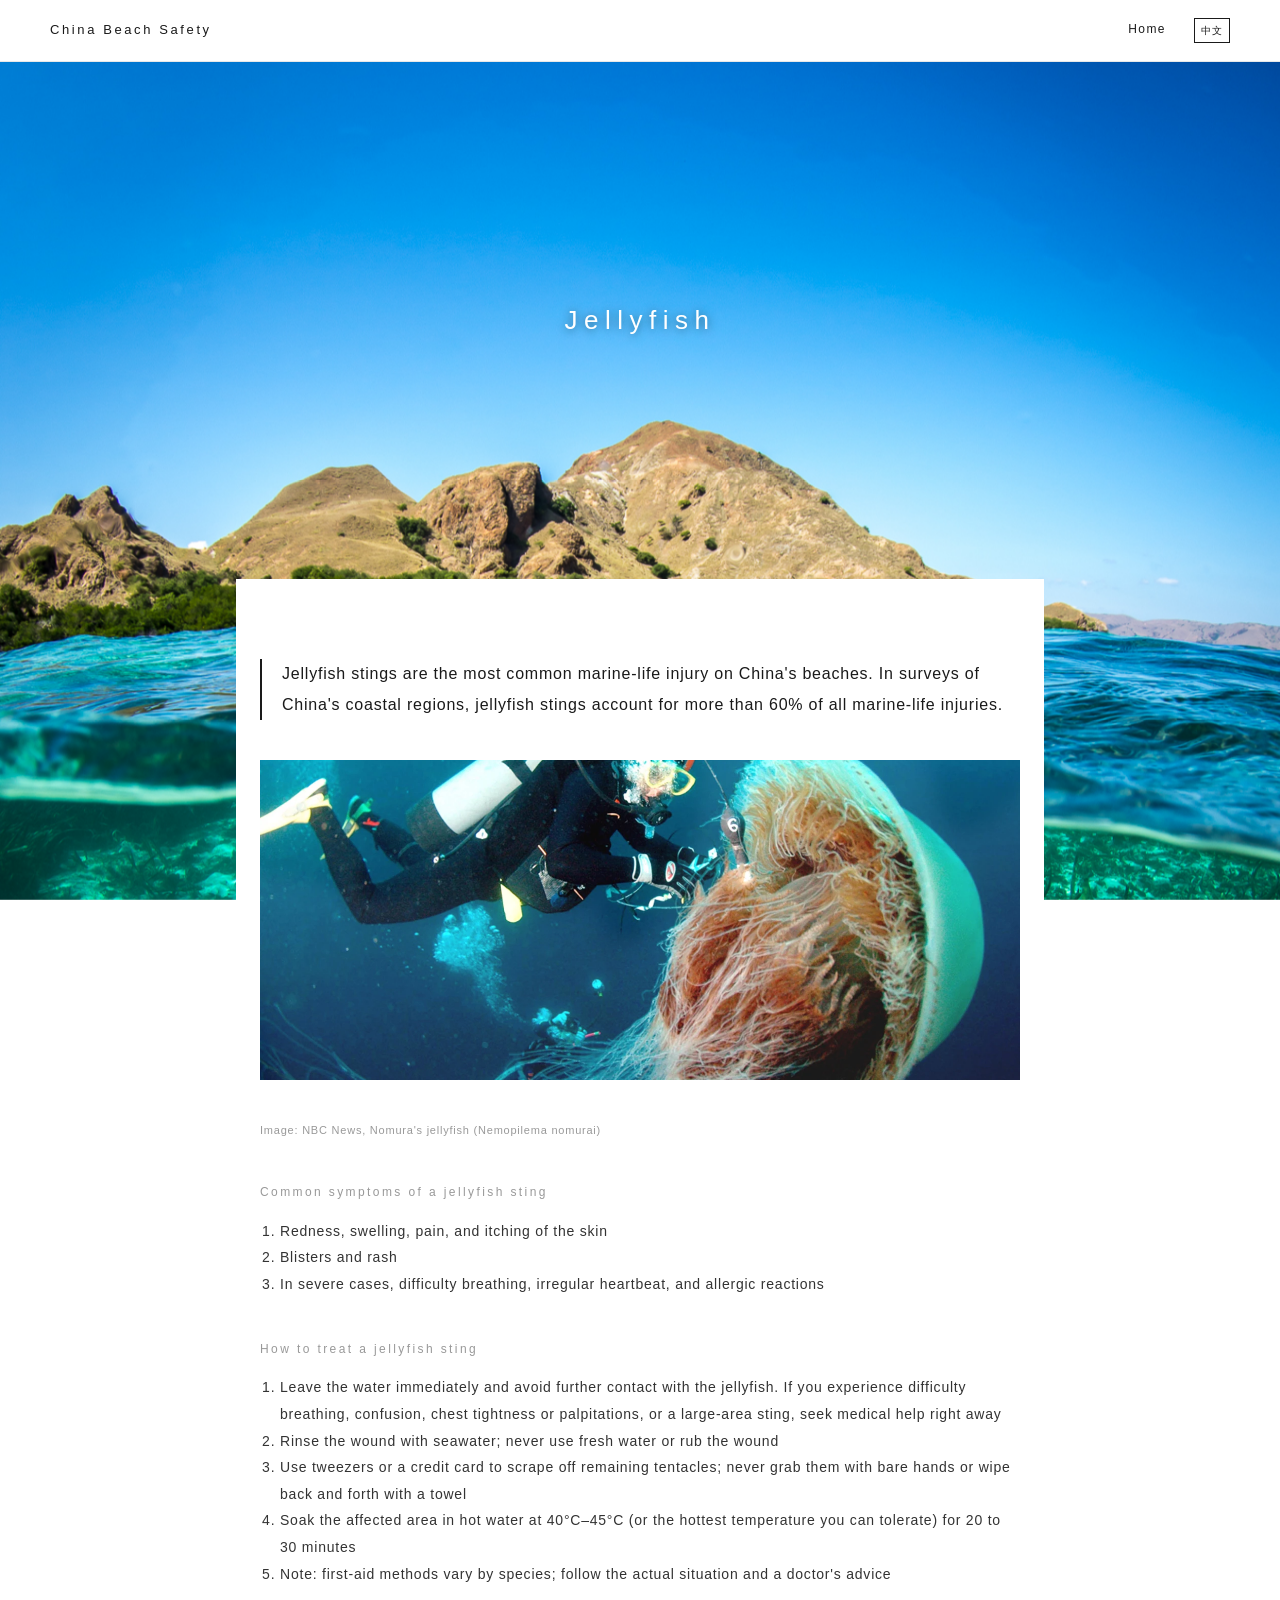
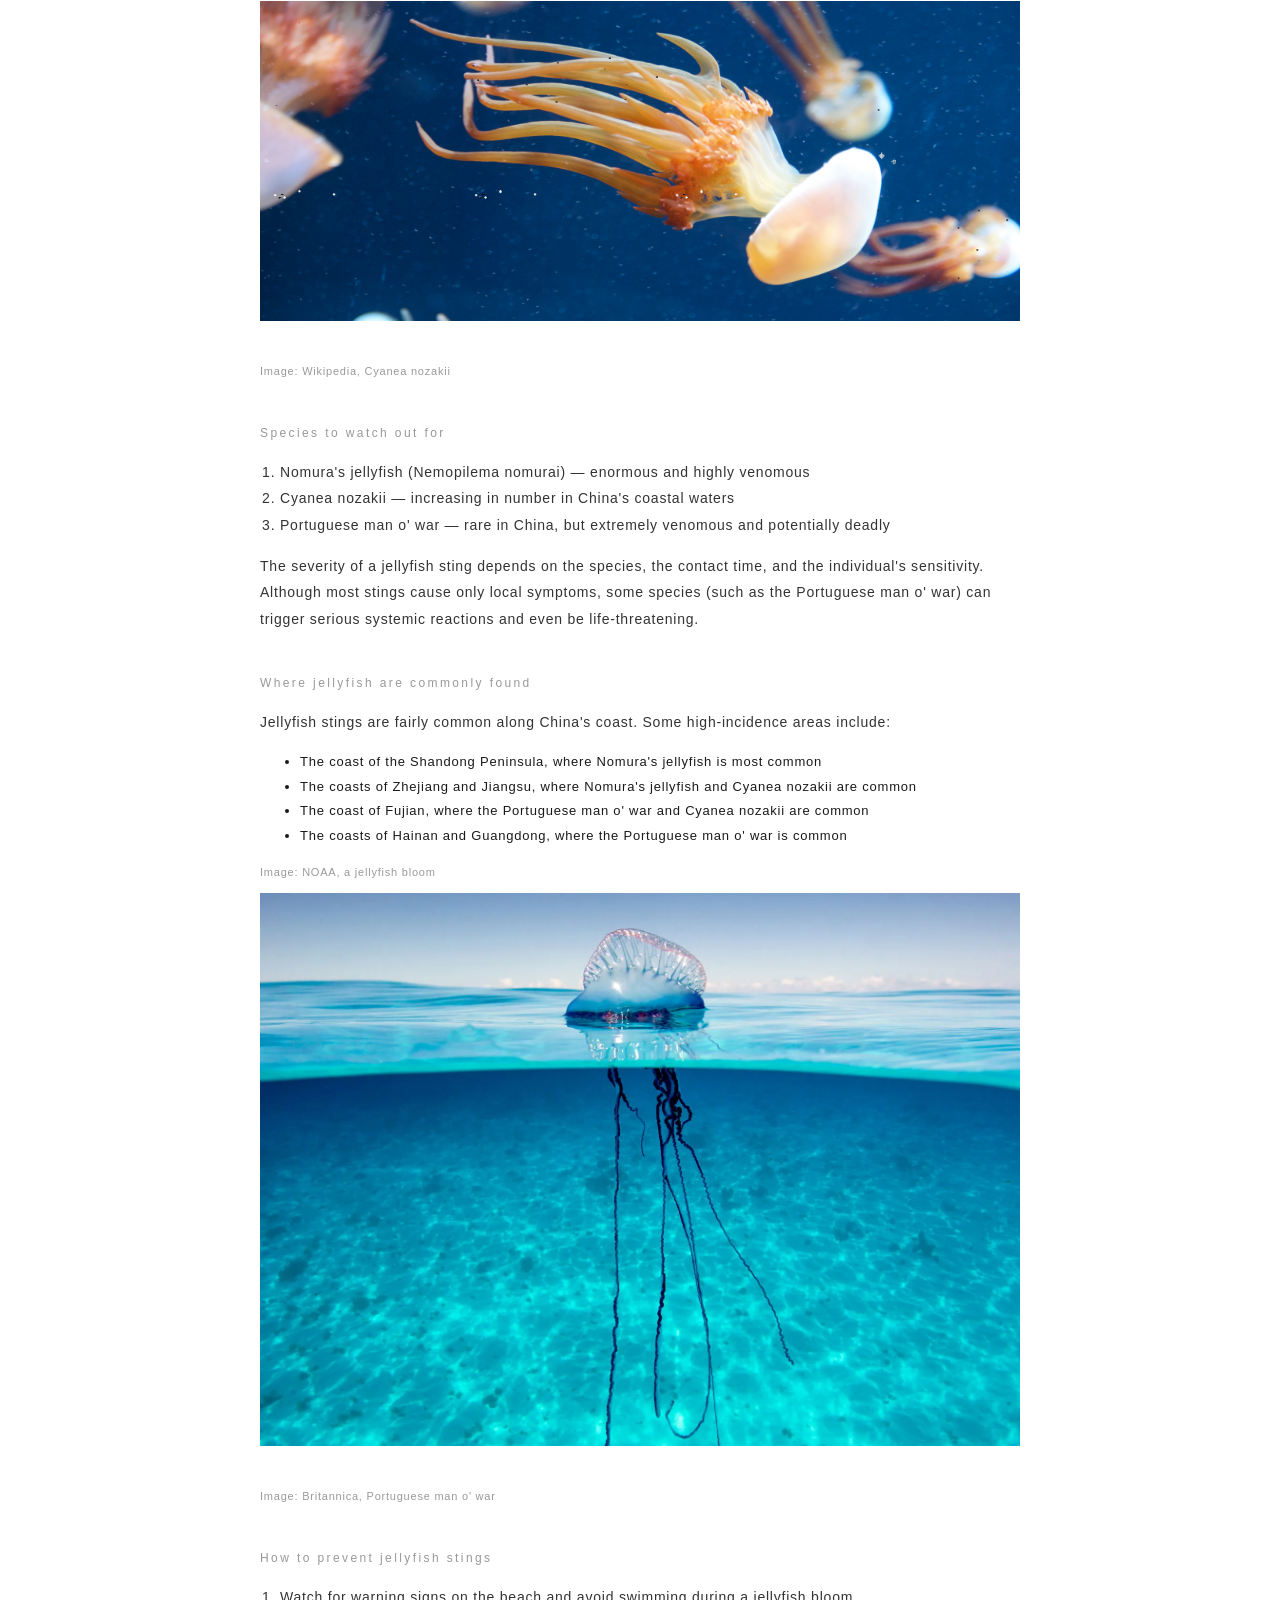
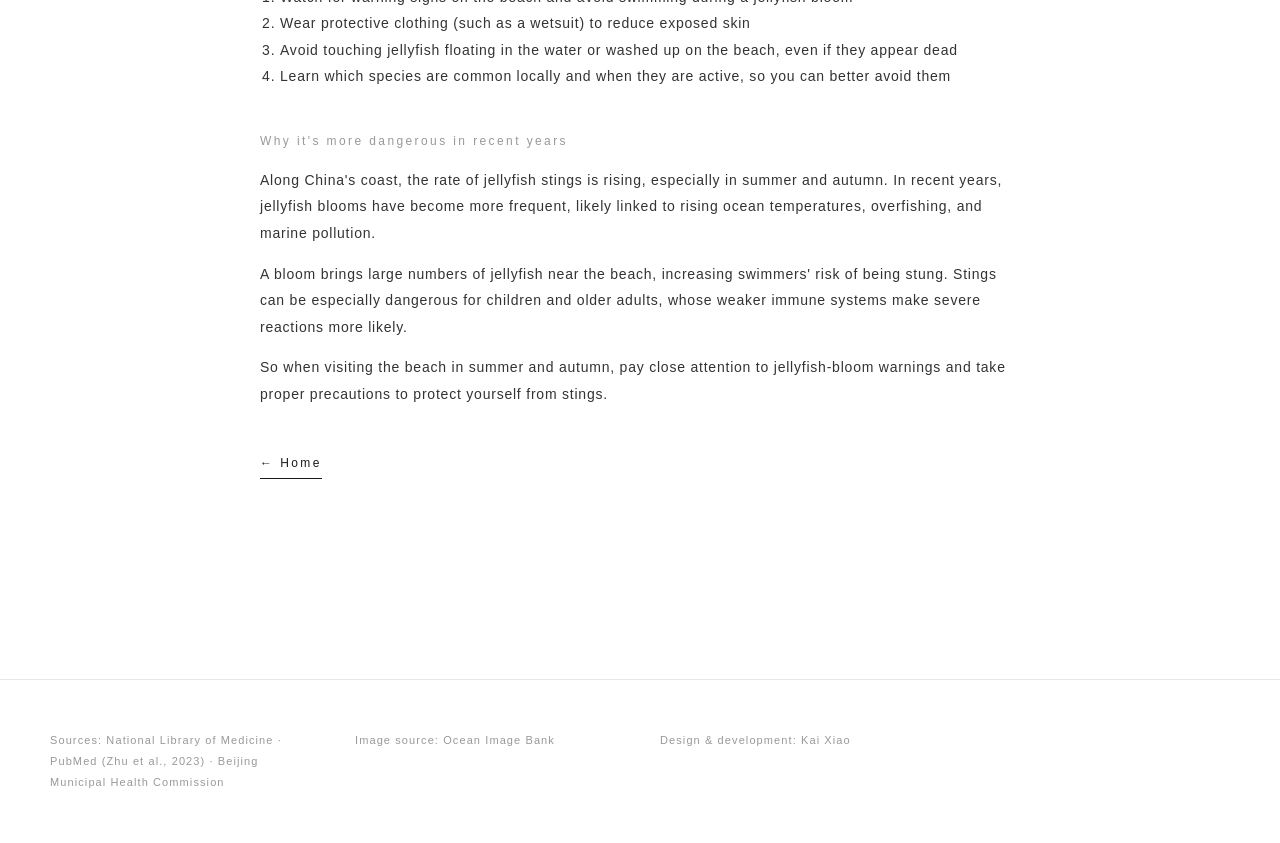
<file: jellyfish-en.html>
<!DOCTYPE html>
<html lang="en">
<head>
  <meta charset="UTF-8" />
  <meta name="viewport" content="width=device-width, initial-scale=1.0" />
  <title>Jellyfish · China Beach Safety</title>
  <link rel="icon" href="data:image/svg+xml,<svg xmlns=%22http://www.w3.org/2000/svg%22 viewBox=%220 0 100 100%22><text y=%22.9em%22 font-size=%2290%22>🛟</text></svg>" />
  <link rel="stylesheet" href="style.css" />
</head>
<body class="subpage">

  <nav>
    <span class="brand">China Beach Safety</span>
    <div class="nav-links">
      <a href="index-en.html">Home</a>
      <a href="jellyfish.html" class="lang-switch">中文</a>
    </div>
  </nav>

  <header class="hero">
    <h1>Jellyfish</h1>
  </header>

  <main>

    <p class="lead">Jellyfish stings are the most common marine-life injury on China's beaches. In surveys of China's coastal regions, jellyfish stings account for more than 60% of all marine-life injuries.</p>

    <div class="image-slot">
      <img src="nomura2.webp" style="height: 100%" alt="Nomura's jellyfish" />
    </div>
    <p class="chart-note">Image: NBC News, Nomura's jellyfish (Nemopilema nomurai)</p>

    <h3>Common symptoms of a jellyfish sting</h3>
    <ol>
      <li>Redness, swelling, pain, and itching of the skin</li>
      <li>Blisters and rash</li>
      <li>In severe cases, difficulty breathing, irregular heartbeat, and allergic reactions</li>
    </ol>

    <h3>How to treat a jellyfish sting</h3>
    <ol>
      <li>Leave the water immediately and avoid further contact with the jellyfish. If you experience difficulty breathing, confusion, chest tightness or palpitations, or a large-area sting, seek medical help right away</li>
      <li>Rinse the wound with seawater; never use fresh water or rub the wound</li>
      <li>Use tweezers or a credit card to scrape off remaining tentacles; never grab them with bare hands or wipe back and forth with a towel</li>
      <li>Soak the affected area in hot water at 40°C–45°C (or the hottest temperature you can tolerate) for 20 to 30 minutes</li>
      <li>Note: first-aid methods vary by species; follow the actual situation and a doctor's advice</li>
    </ol>

    <div class="image-slot">
      <img src="rho1.jpg" alt="Cyanea nozakii" />
    </div>
    <p class="chart-note">Image: Wikipedia, Cyanea nozakii</p>

    <h3>Species to watch out for</h3>
    <ol>
      <li>Nomura's jellyfish (Nemopilema nomurai) — enormous and highly venomous</li>
      <li>Cyanea nozakii — increasing in number in China's coastal waters</li>
      <li>Portuguese man o' war — rare in China, but extremely venomous and potentially deadly</li>
    </ol>
    <p>The severity of a jellyfish sting depends on the species, the contact time, and the individual's sensitivity. Although most stings cause only local symptoms, some species (such as the Portuguese man o' war) can trigger serious systemic reactions and even be life-threatening.</p>

    <h3>Where jellyfish are commonly found</h3>
    <p>Jellyfish stings are fairly common along China's coast. Some high-incidence areas include:</p>
    <ul>
      <li>The coast of the Shandong Peninsula, where Nomura's jellyfish is most common</li>
      <li>The coasts of Zhejiang and Jiangsu, where Nomura's jellyfish and Cyanea nozakii are common</li>
      <li>The coast of Fujian, where the Portuguese man o' war and Cyanea nozakii are common</li>
      <li>The coasts of Hainan and Guangdong, where the Portuguese man o' war is common</li>
    </ul>

    <p class="chart-note">Image: NOAA, a jellyfish bloom</p>
    <div class="image-slot" style="height: 100%">
      <img src="portmow1.webp" alt="Portuguese man o' war" />
    </div>
    <p class="chart-note">Image: Britannica, Portuguese man o' war</p>

    <h3>How to prevent jellyfish stings</h3>
    <ol>
      <li>Watch for warning signs on the beach and avoid swimming during a jellyfish bloom</li>
      <li>Wear protective clothing (such as a wetsuit) to reduce exposed skin</li>
      <li>Avoid touching jellyfish floating in the water or washed up on the beach, even if they appear dead</li>
      <li>Learn which species are common locally and when they are active, so you can better avoid them</li>
    </ol>

    <h3>Why it's more dangerous in recent years</h3>
    <p>Along China's coast, the rate of jellyfish stings is rising, especially in summer and autumn. In recent years, jellyfish blooms have become more frequent, likely linked to rising ocean temperatures, overfishing, and marine pollution.</p>
    <p>A bloom brings large numbers of jellyfish near the beach, increasing swimmers' risk of being stung. Stings can be especially dangerous for children and older adults, whose weaker immune systems make severe reactions more likely.</p>
    <p>So when visiting the beach in summer and autumn, pay close attention to jellyfish-bloom warnings and take proper precautions to protect yourself from stings.</p>

    <a class="more-link" href="index-en.html">← Home</a>
  </main>

  <footer>
    <p>Sources: National Library of Medicine · PubMed (Zhu et al., 2023) · Beijing Municipal Health Commission</p>
    <p>Image source: Ocean Image Bank</p>
    <p>Design & development: Kai Xiao</p>
  </footer>

  <script src="charts/parallax.js"></script>
  <script src="analytics.js"></script>
</body>
</html>
</file>
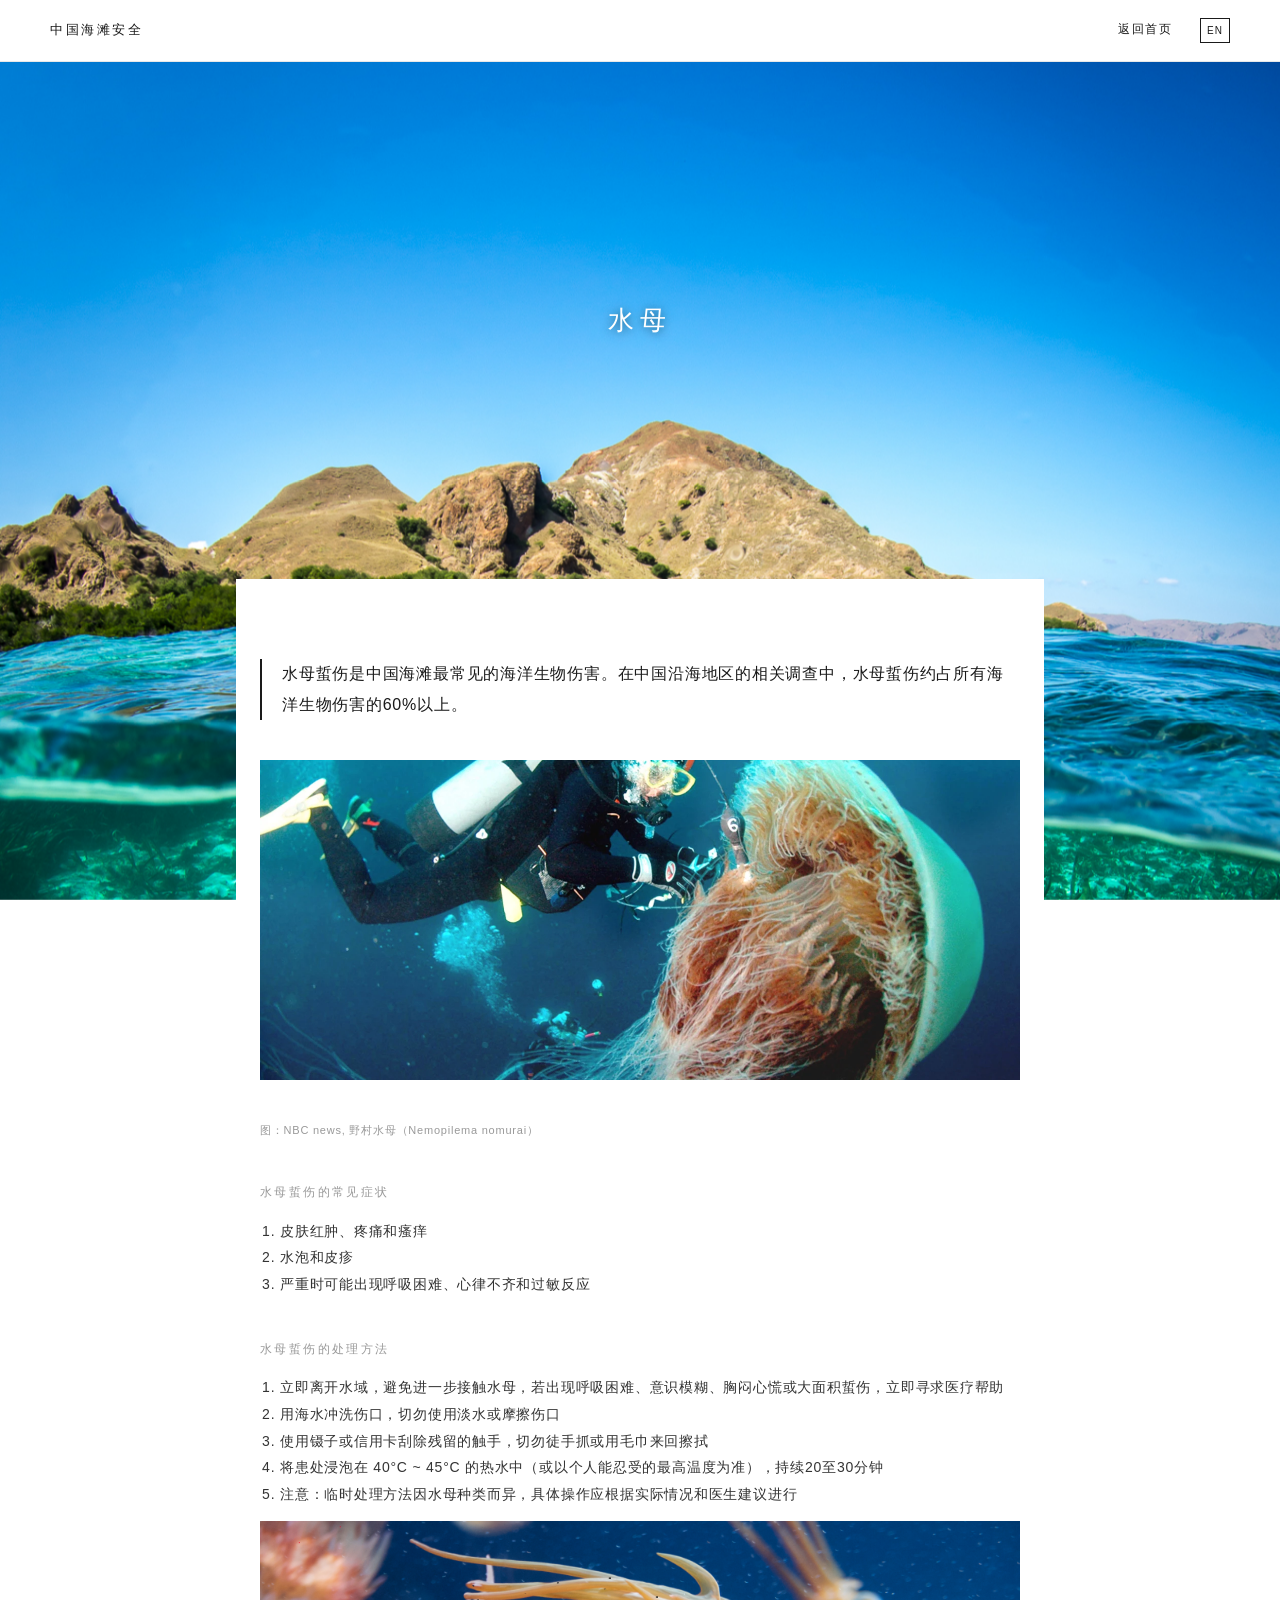
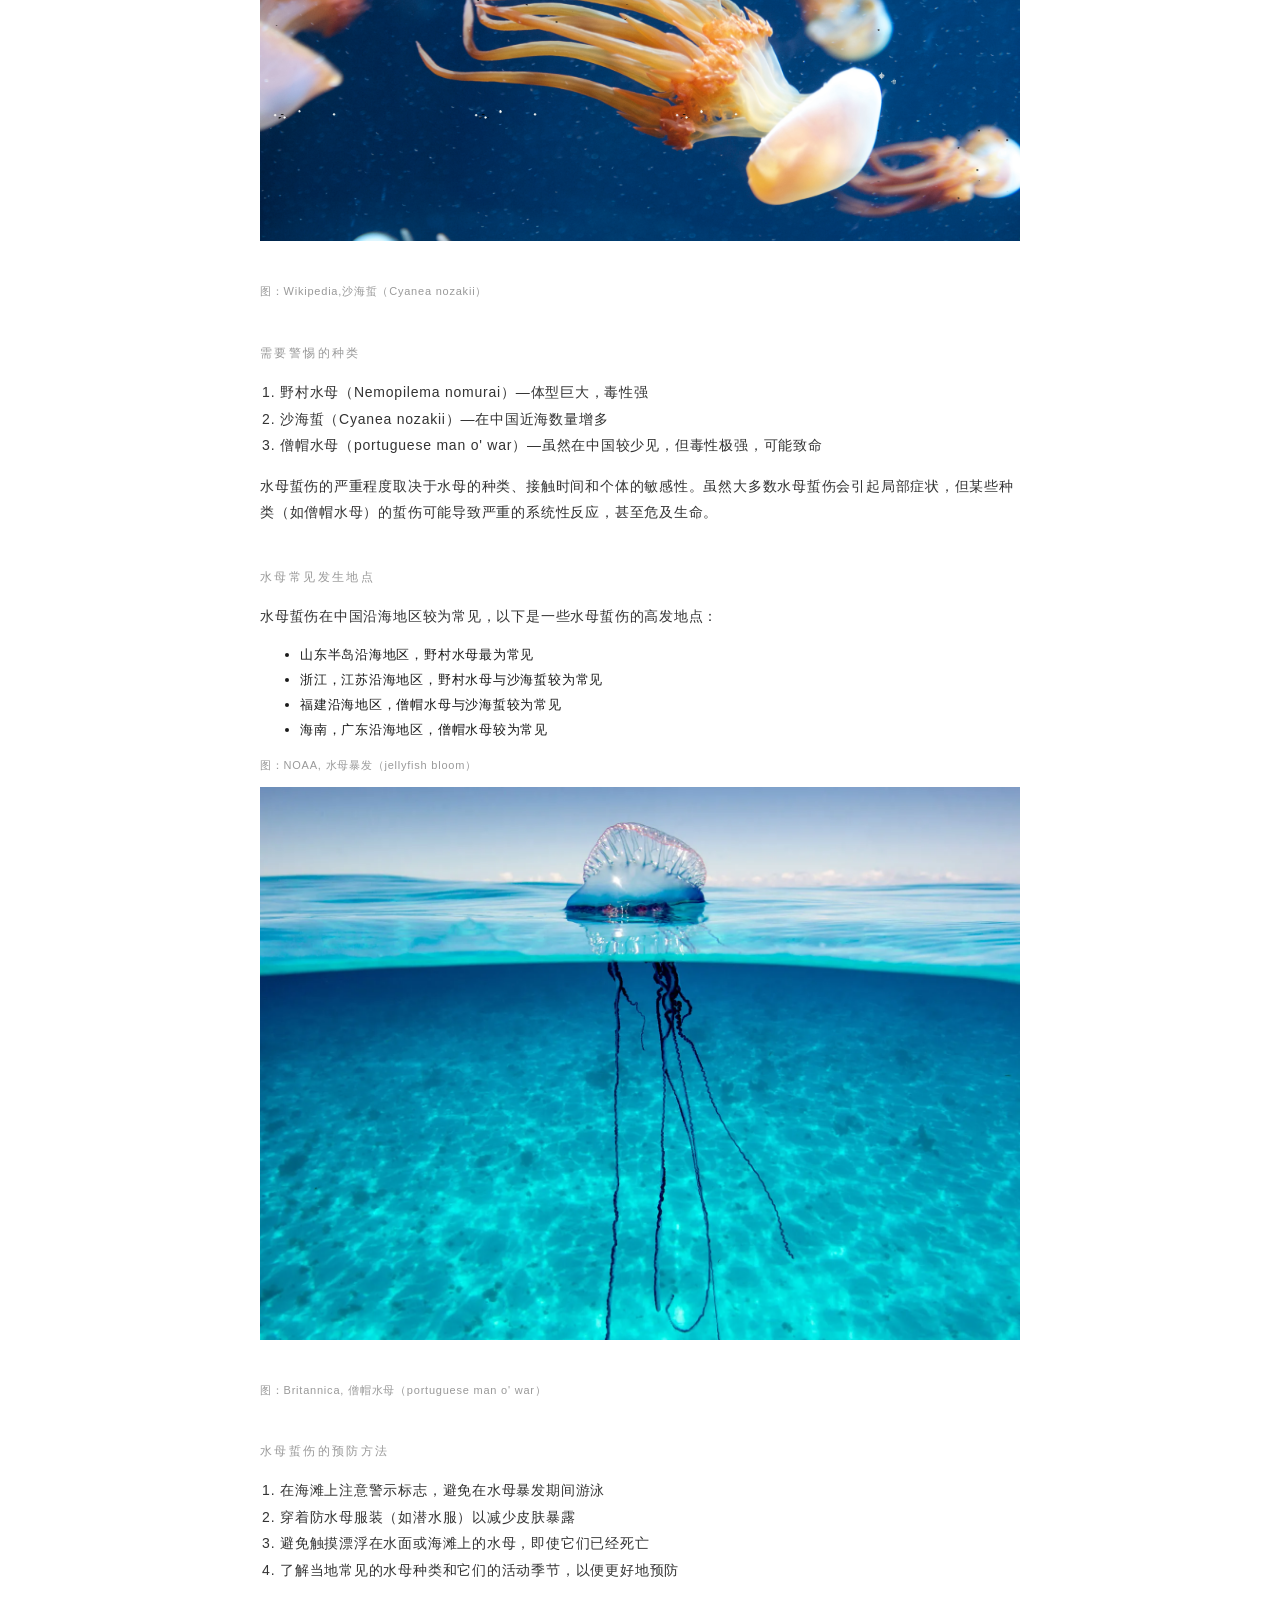
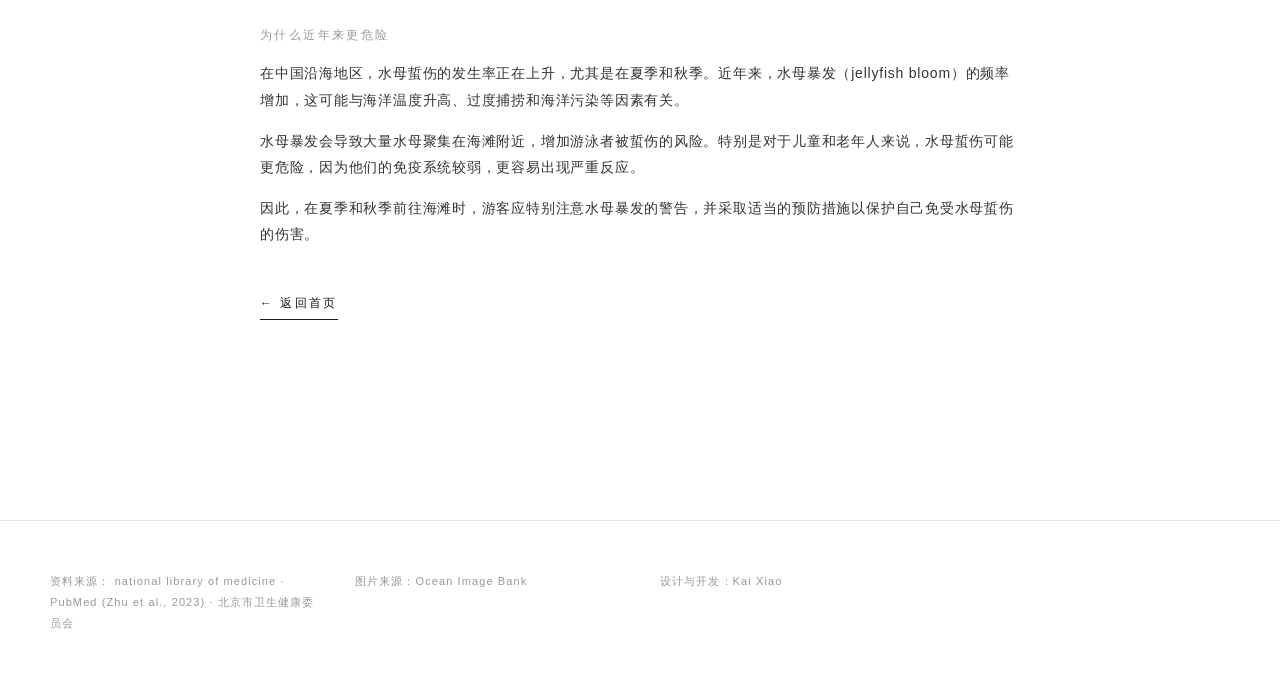
<file: jellyfish.html>
<!DOCTYPE html>
<html lang="zh-CN">
<head>
  <meta charset="UTF-8" />
  <meta name="viewport" content="width=device-width, initial-scale=1.0" />
  <title>水母 · 中国海滩安全</title>
  <link rel="icon" href="data:image/svg+xml,<svg xmlns=%22http://www.w3.org/2000/svg%22 viewBox=%220 0 100 100%22><text y=%22.9em%22 font-size=%2290%22>🛟</text></svg>" />
  <link rel="stylesheet" href="style.css" />
</head>
<body class="subpage">

  <nav>
    <span class="brand">中国海滩安全</span>
    <div class="nav-links">
      <a href="index.html">返回首页</a>
      <a href="jellyfish-en.html" class="lang-switch">EN</a>
    </div>
  </nav>

  <header class="hero">
    <h1>水母</h1>
  </header>

  <main>


    <p class="lead">水母蜇伤是中国海滩最常见的海洋生物伤害。在中国沿海地区的相关调查中，水母蜇伤约占所有海洋生物伤害的60%以上。</p>
<div class="image-slot">
        <img src="nomura2.webp"  style="height: 100%" /> 
        
      </div>
      <p class="chart-note">图：NBC news, 野村水母（Nemopilema nomurai）</p>

    <h3>水母蜇伤的常见症状</h3>
    <ol>
      <li>皮肤红肿、疼痛和瘙痒</li>
      <li>水泡和皮疹</li>
      <li>严重时可能出现呼吸困难、心律不齐和过敏反应</li>
    </ol> 
    <h3>水母蜇伤的处理方法</h3>
  <ol>
      <li>立即离开水域，避免进一步接触水母，若出现呼吸困难、意识模糊、胸闷心慌或大面积蜇伤，立即寻求医疗帮助</li>
      <li>用海水冲洗伤口，切勿使用淡水或摩擦伤口</li>
      <li>使用镊子或信用卡刮除残留的触手，切勿徒手抓或用毛巾来回擦拭</li>
      <li>将患处浸泡在 40°C ~ 45°C 的热水中（或以个人能忍受的最高温度为准），持续20至30分钟</li>
      <li>注意：临时处理方法因水母种类而异，具体操作应根据实际情况和医生建议进行</li>
    </ol>
<div class="image-slot">
        <img src="rho1.jpg"  /> 
        
      </div>
      <p class="chart-note">图：Wikipedia,沙海蜇（Cyanea nozakii）</p>
    <h3>需要警惕的种类</h3>
    <ol>
      <li>野村水母（Nemopilema nomurai）—体型巨大，毒性强</li>
      <li>沙海蜇（Cyanea nozakii）—在中国近海数量增多</li>
      <li>僧帽水母（portuguese man o' war）—虽然在中国较少见，但毒性极强，可能致命</li>
      </li>
    </ol>
    <p>水母蜇伤的严重程度取决于水母的种类、接触时间和个体的敏感性。虽然大多数水母蜇伤会引起局部症状，但某些种类（如僧帽水母）的蜇伤可能导致严重的系统性反应，甚至危及生命。</p>
    
     <h3>水母常见发生地点</h3>
    <p>水母蜇伤在中国沿海地区较为常见，以下是一些水母蜇伤的高发地点：</p>
    <ul>
      <li>山东半岛沿海地区，野村水母最为常见</li>
      <li>浙江，江苏沿海地区，野村水母与沙海蜇较为常见</li>
      <li>福建沿海地区，僧帽水母与沙海蜇较为常见</li>
      <li>海南，广东沿海地区，僧帽水母较为常见</li>
    </ul>

        <p class="chart-note">图：NOAA, 水母暴发（jellyfish bloom）</p>
<div class="image-slot" style="height: 100%" >
        <img src="portmow1.webp" /> 
        
      </div>
      <p class="chart-note">图：Britannica, 僧帽水母（portuguese man o' war）</p>
    
 <h3>水母蜇伤的预防方法</h3>
    <ol>
      <li>在海滩上注意警示标志，避免在水母暴发期间游泳</li>
      <li>穿着防水母服装（如潜水服）以减少皮肤暴露</li>
      <li>避免触摸漂浮在水面或海滩上的水母，即使它们已经死亡</li>
      <li>了解当地常见的水母种类和它们的活动季节，以便更好地预防</li>
    </ol>
    <h3>为什么近年来更危险</h3>
    <p>在中国沿海地区，水母蜇伤的发生率正在上升，尤其是在夏季和秋季。近年来，水母暴发（jellyfish bloom）的频率增加，这可能与海洋温度升高、过度捕捞和海洋污染等因素有关。</p>
      <p>水母暴发会导致大量水母聚集在海滩附近，增加游泳者被蜇伤的风险。特别是对于儿童和老年人来说，水母蜇伤可能更危险，因为他们的免疫系统较弱，更容易出现严重反应。</p>
      <p>因此，在夏季和秋季前往海滩时，游客应特别注意水母暴发的警告，并采取适当的预防措施以保护自己免受水母蜇伤的伤害。</p>
      <a class="more-link" href="index.html">← 返回首页</a>
  </main>

  <footer>
    <p>资料来源： national library of medicine · PubMed (Zhu et al., 2023) · 北京市卫生健康委员会</p>
    <p>图片来源：Ocean Image Bank </p>
    <p>设计与开发：Kai Xiao</p>
  </footer>

  <script src="charts/parallax.js"></script>
  <script src="analytics.js"></script>
</body>
</html>
</file>
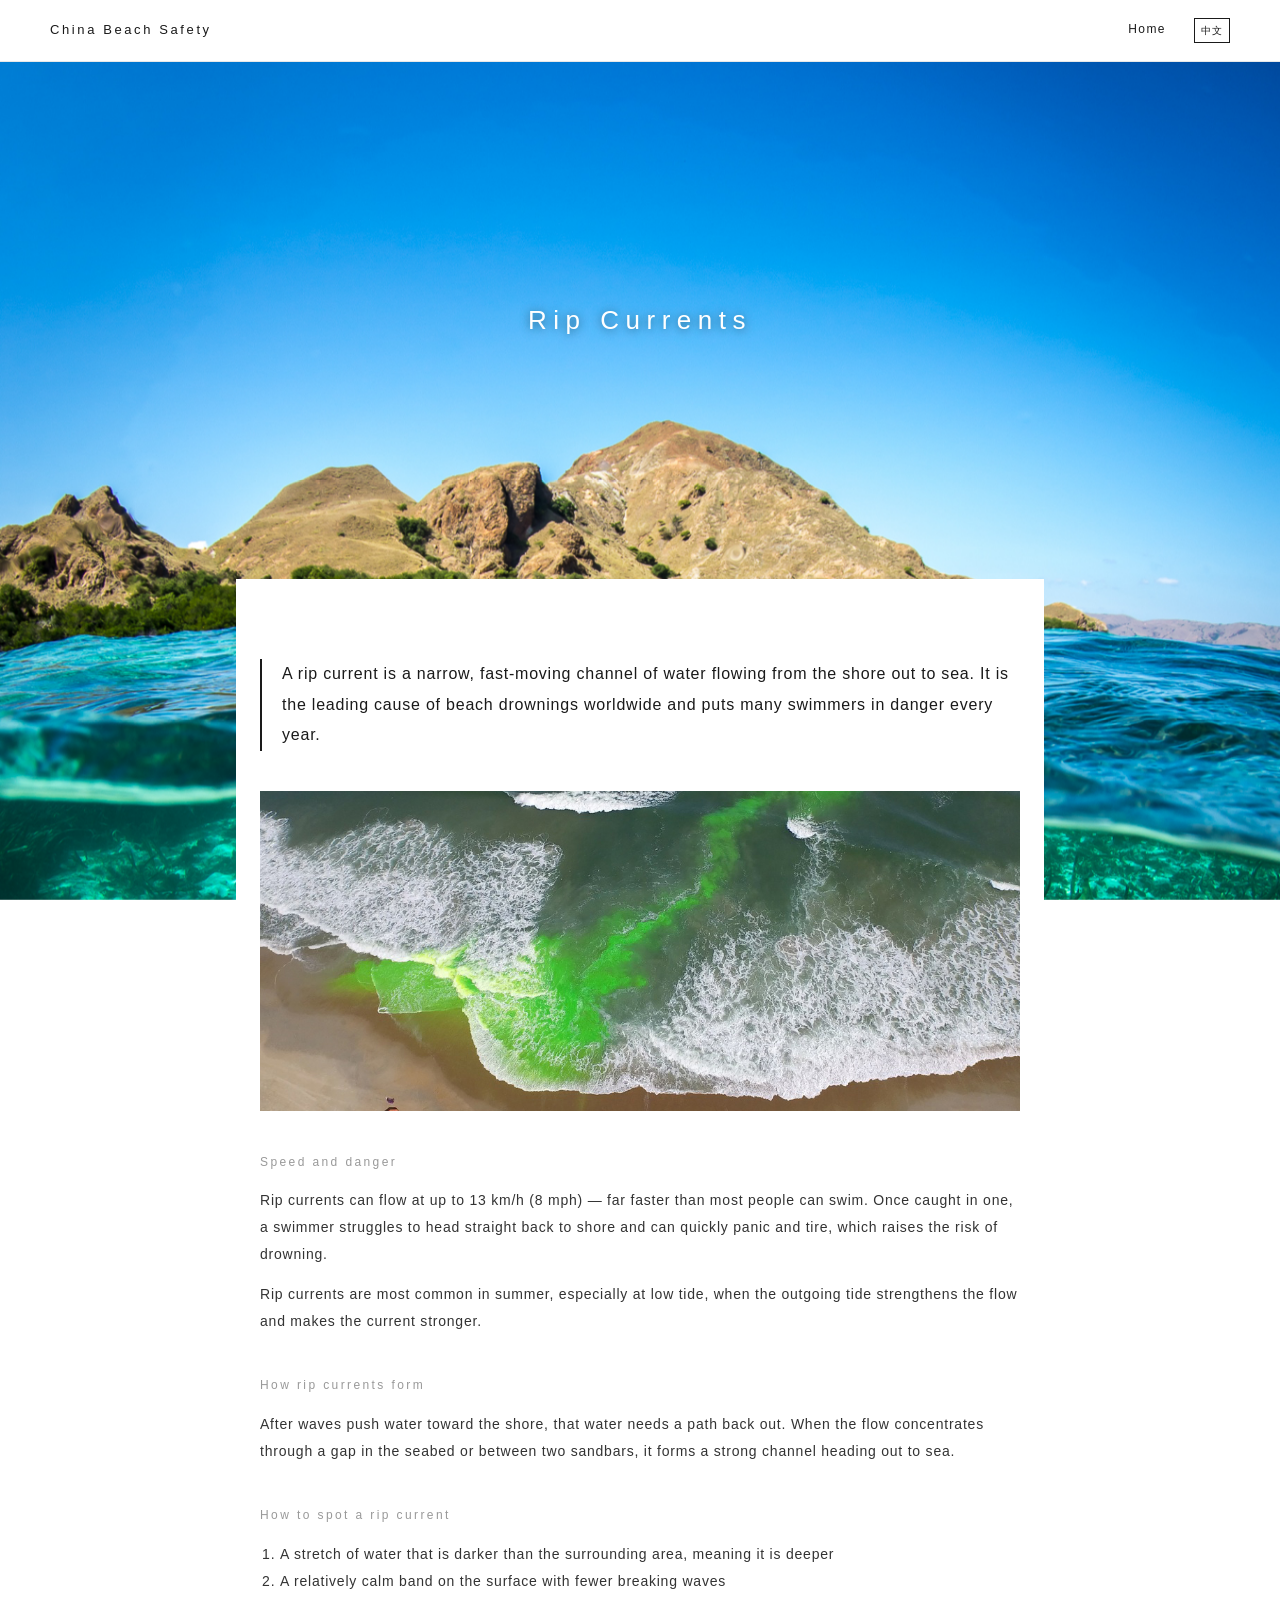
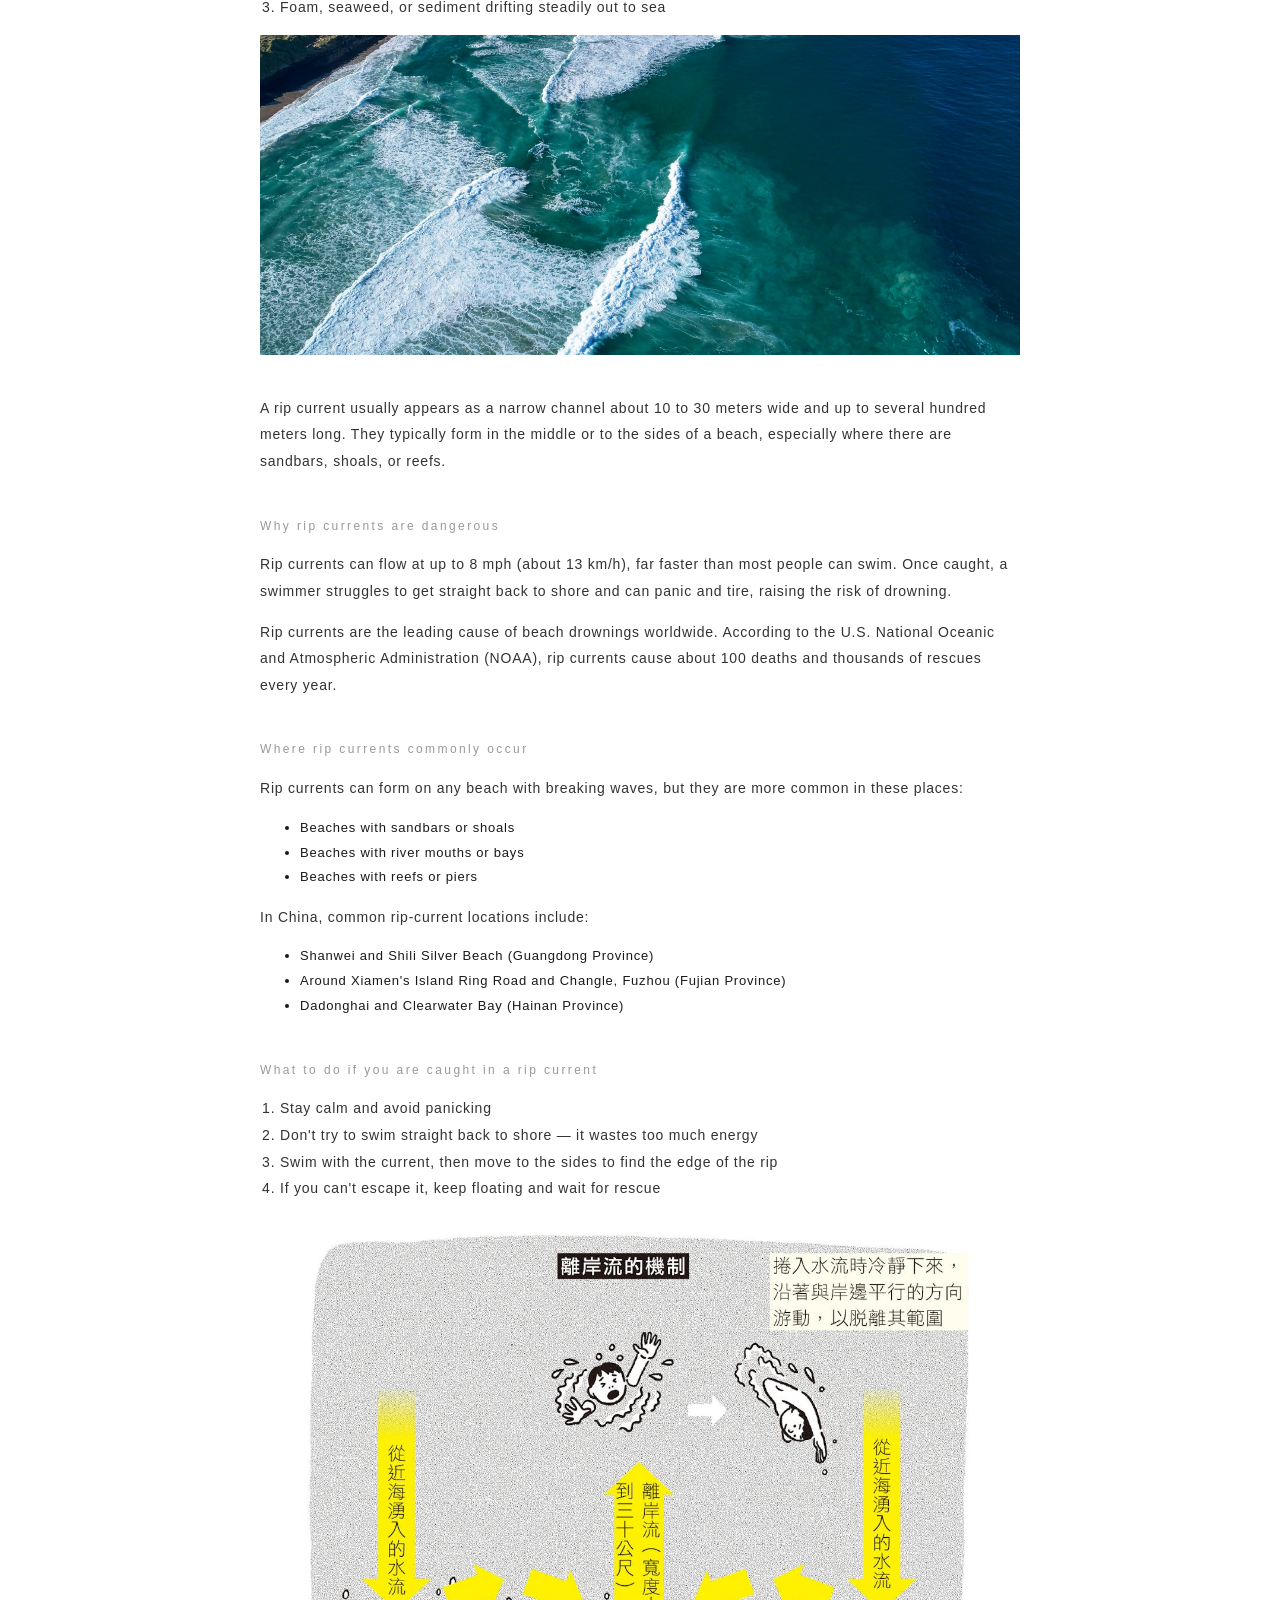
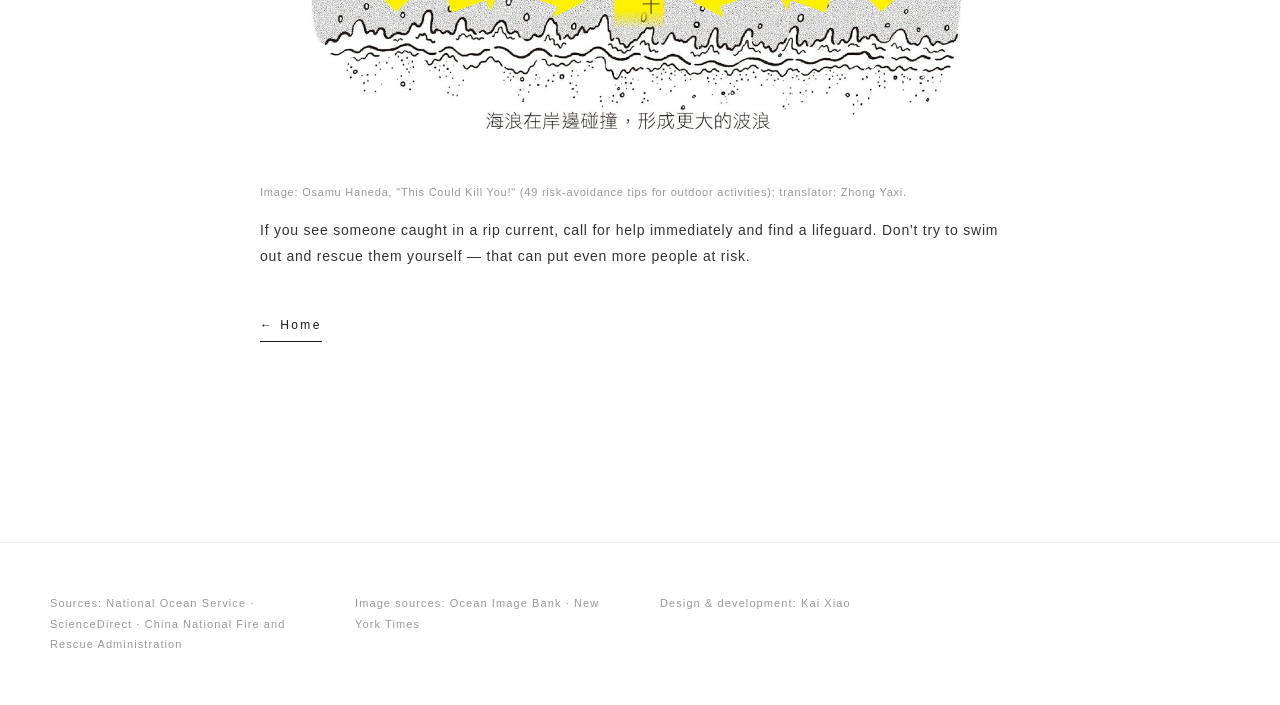
<file: rip-en.html>
<!DOCTYPE html>
<html lang="en">
<head>
  <meta charset="UTF-8" />
  <meta name="viewport" content="width=device-width, initial-scale=1.0" />
  <title>Rip Currents · China Beach Safety</title>
  <link rel="icon" href="data:image/svg+xml,<svg xmlns=%22http://www.w3.org/2000/svg%22 viewBox=%220 0 100 100%22><text y=%22.9em%22 font-size=%2290%22>🛟</text></svg>" />
  <link rel="stylesheet" href="style.css" />
</head>
<body class="subpage">

  <nav>
    <span class="brand">China Beach Safety</span>
    <div class="nav-links">
      <a href="index-en.html">Home</a>
      <a href="rip.html" class="lang-switch">中文</a>
    </div>
  </nav>

  <header class="hero">
    <h1>Rip Currents</h1>
  </header>

  <main>

    <p class="lead">A rip current is a narrow, fast-moving channel of water flowing from the shore out to sea. It is the leading cause of beach drownings worldwide and puts many swimmers in danger every year.</p>

    <div class="image-slot">
      <img src="rip-current-with-die.png" alt="Rip current diagram" />
    </div>

    <h3>Speed and danger</h3>
    <p>Rip currents can flow at up to 13 km/h (8 mph) — far faster than most people can swim. Once caught in one, a swimmer struggles to head straight back to shore and can quickly panic and tire, which raises the risk of drowning.</p>
    <p>Rip currents are most common in summer, especially at low tide, when the outgoing tide strengthens the flow and makes the current stronger.</p>

    <h3>How rip currents form</h3>
    <p>After waves push water toward the shore, that water needs a path back out. When the flow concentrates through a gap in the seabed or between two sandbars, it forms a strong channel heading out to sea.</p>

    <h3>How to spot a rip current</h3>
    <ol>
      <li>A stretch of water that is darker than the surrounding area, meaning it is deeper</li>
      <li>A relatively calm band on the surface with fewer breaking waves</li>
      <li>Foam, seaweed, or sediment drifting steadily out to sea</li>
    </ol>

    <div class="image-slot">
      <img src="surviving-a-rip-current-1.jpg" alt="Surviving a rip current" />
    </div>
    <p>A rip current usually appears as a narrow channel about 10 to 30 meters wide and up to several hundred meters long. They typically form in the middle or to the sides of a beach, especially where there are sandbars, shoals, or reefs.</p>

    <h3>Why rip currents are dangerous</h3>
    <p>Rip currents can flow at up to 8 mph (about 13 km/h), far faster than most people can swim. Once caught, a swimmer struggles to get straight back to shore and can panic and tire, raising the risk of drowning.</p>
    <p>Rip currents are the leading cause of beach drownings worldwide. According to the U.S. National Oceanic and Atmospheric Administration (NOAA), rip currents cause about 100 deaths and thousands of rescues every year.</p>

    <h3>Where rip currents commonly occur</h3>
    <p>Rip currents can form on any beach with breaking waves, but they are more common in these places:</p>
    <ul>
      <li>Beaches with sandbars or shoals</li>
      <li>Beaches with river mouths or bays</li>
      <li>Beaches with reefs or piers</li>
    </ul>
    <p>In China, common rip-current locations include:</p>
    <ul>
      <li>Shanwei and Shili Silver Beach (Guangdong Province)</li>
      <li>Around Xiamen's Island Ring Road and Changle, Fuzhou (Fujian Province)</li>
      <li>Dadonghai and Clearwater Bay (Hainan Province)</li>
    </ul>

    <h3>What to do if you are caught in a rip current</h3>
    <ol>
      <li>Stay calm and avoid panicking</li>
      <li>Don't try to swim straight back to shore — it wastes too much energy</li>
      <li>Swim with the current, then move to the sides to find the edge of the rip</li>
      <li>If you can't escape it, keep floating and wait for rescue</li>
    </ol>

    <div class="image-slot" style="height: 100%;">
      <img src="rip-save.jpg" alt="Rip current rescue" />
    </div>
    <p class="chart-note">Image: Osamu Haneda, "This Could Kill You!" (49 risk-avoidance tips for outdoor activities); translator: Zhong Yaxi.</p>
    <p>If you see someone caught in a rip current, call for help immediately and find a lifeguard. Don't try to swim out and rescue them yourself — that can put even more people at risk.</p>

    <a class="more-link" href="index-en.html">← Home</a>

  </main>

  <footer>
    <p>Sources: National Ocean Service · ScienceDirect · China National Fire and Rescue Administration</p>
    <p>Image sources: Ocean Image Bank · New York Times</p>
    <p>Design & development: Kai Xiao</p>
  </footer>

  <script src="charts/parallax.js"></script>
  <script src="analytics.js"></script>
</body>
</html>
</file>
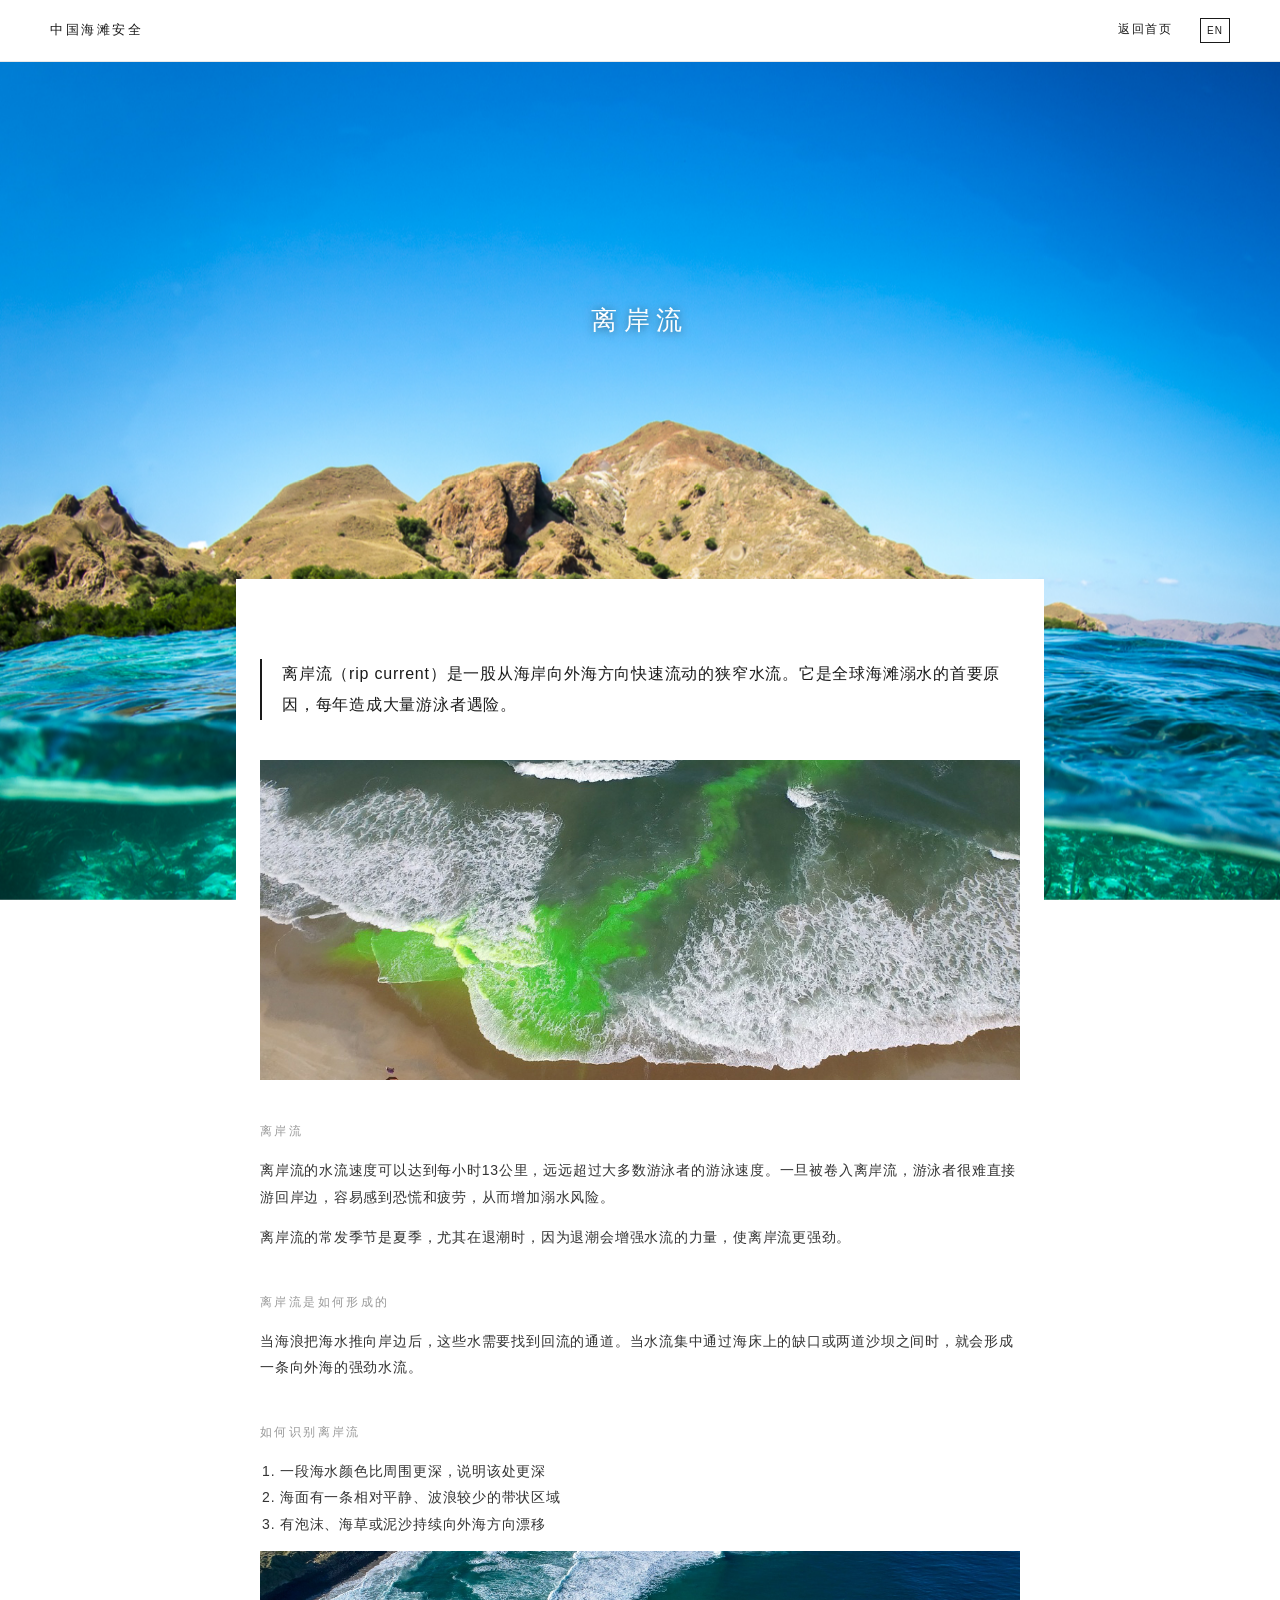
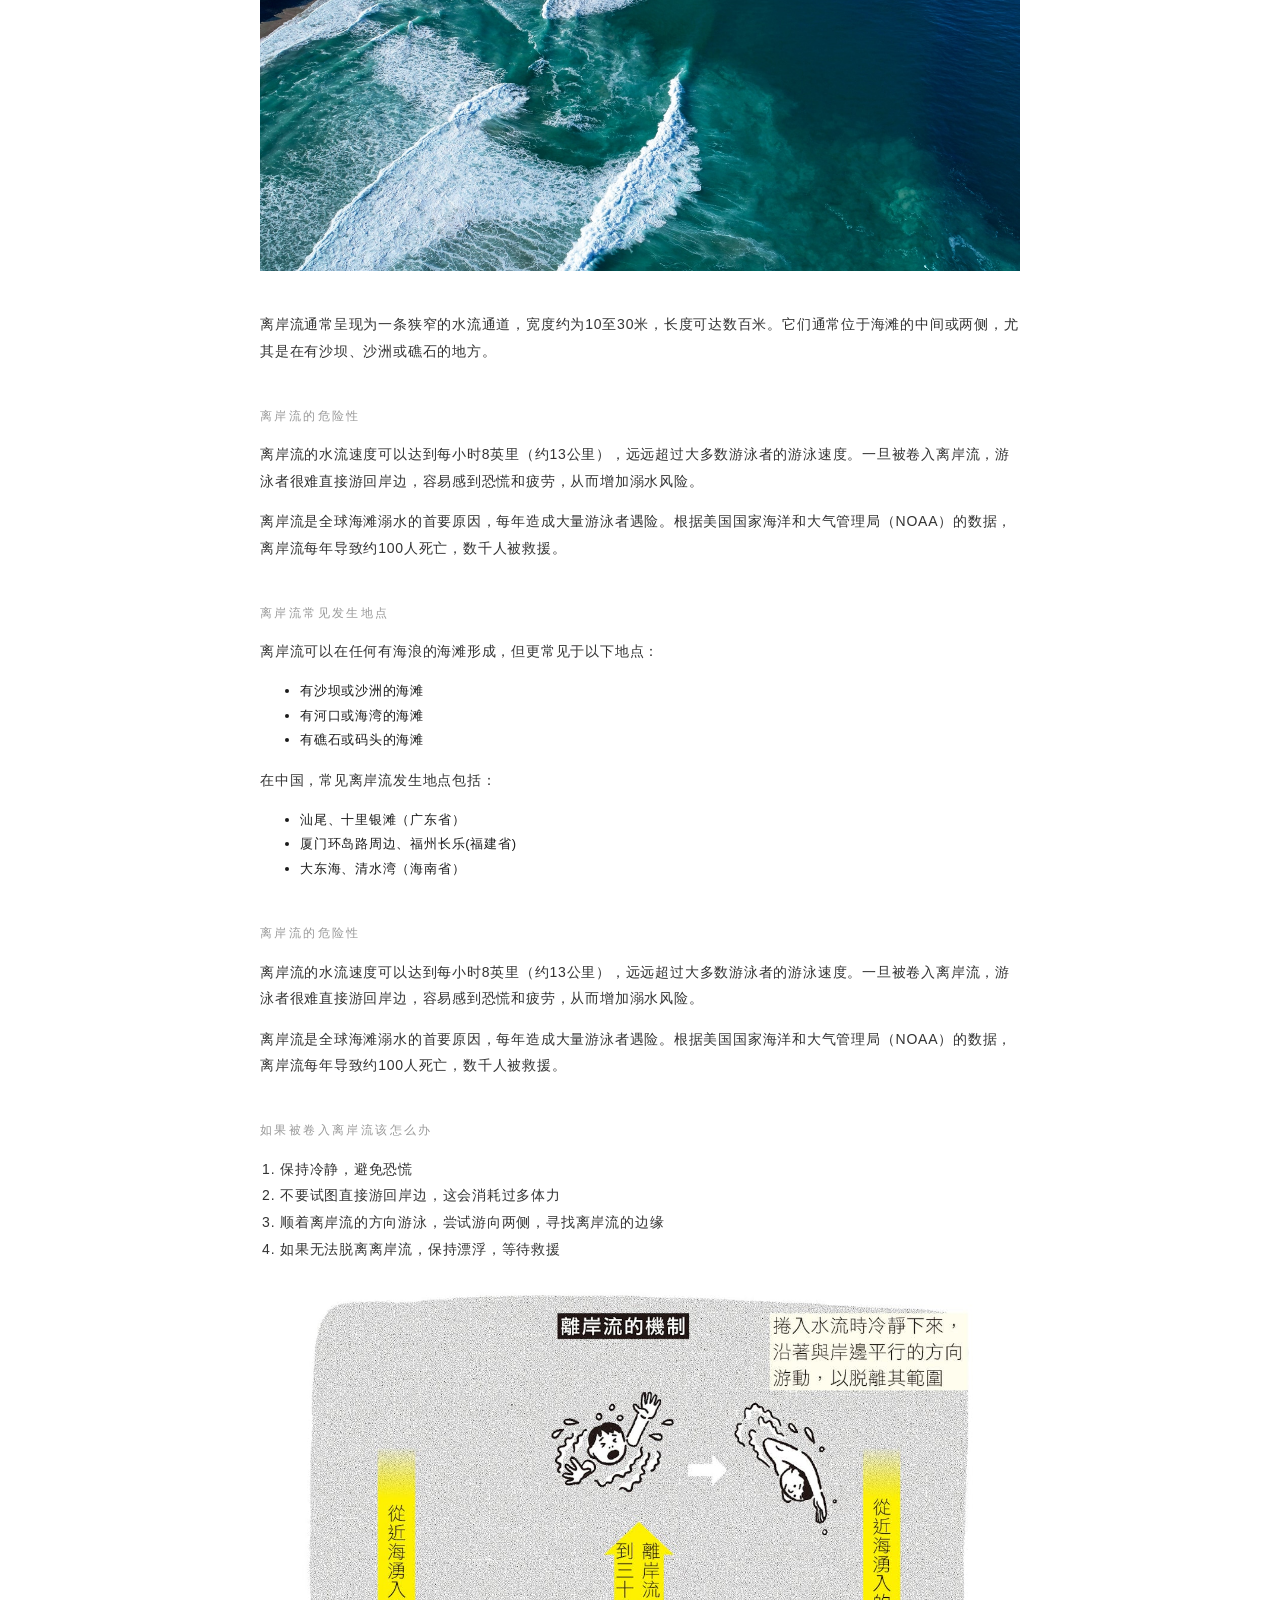
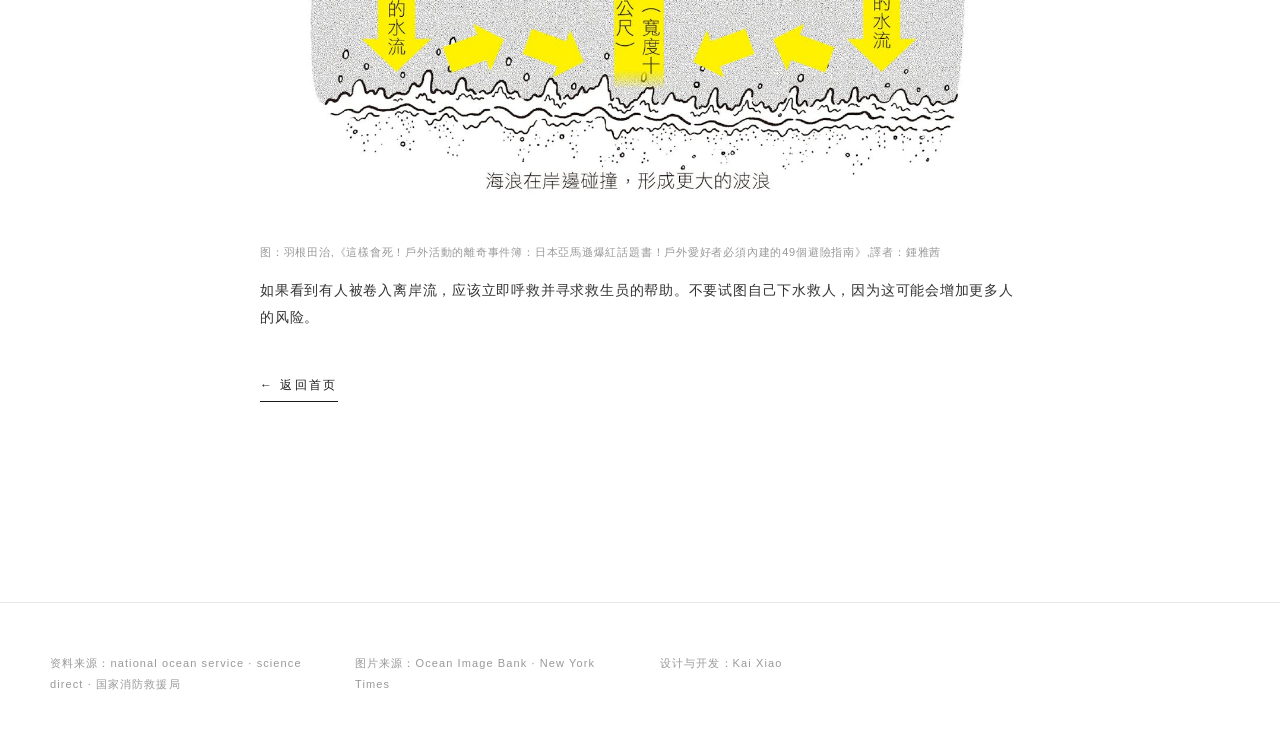
<file: rip.html>
<!DOCTYPE html>
<html lang="zh-CN">
<head>
  <meta charset="UTF-8" />
  <meta name="viewport" content="width=device-width, initial-scale=1.0" />
  <title>离岸流 · 中国海滩安全</title>
  <link rel="icon" href="data:image/svg+xml,<svg xmlns=%22http://www.w3.org/2000/svg%22 viewBox=%220 0 100 100%22><text y=%22.9em%22 font-size=%2290%22>🛟</text></svg>" />
  <link rel="stylesheet" href="style.css" />
</head>
<body class="subpage">

  <nav>
    <span class="brand">中国海滩安全</span>
    <div class="nav-links">
      <a href="index.html">返回首页</a>
      <a href="rip-en.html" class="lang-switch">EN</a>
    </div>
  </nav>

  <header class="hero">
    <h1>离岸流</h1>
  </header>

  <main>


    <p class="lead">离岸流（rip current）是一股从海岸向外海方向快速流动的狭窄水流。它是全球海滩溺水的首要原因，每年造成大量游泳者遇险。</p>


<div class="image-slot">
        <img src="rip-current-with-die.png"  /> 
        
      </div>
    <h3>离岸流</h3>
    <p>离岸流的水流速度可以达到每小时13公里，远远超过大多数游泳者的游泳速度。一旦被卷入离岸流，游泳者很难直接游回岸边，容易感到恐慌和疲劳，从而增加溺水风险。</p>
    <p>离岸流的常发季节是夏季，尤其在退潮时，因为退潮会增强水流的力量，使离岸流更强劲。</p>
    </p>
    <h3>离岸流是如何形成的</h3>
    <p>当海浪把海水推向岸边后，这些水需要找到回流的通道。当水流集中通过海床上的缺口或两道沙坝之间时，就会形成一条向外海的强劲水流。</p>

    <h3>如何识别离岸流</h3>
    <ol>
      <li>一段海水颜色比周围更深，说明该处更深</li>
      <li>海面有一条相对平静、波浪较少的带状区域</li>
      <li>有泡沫、海草或泥沙持续向外海方向漂移</li>
    </ol>
  <div class="image-slot">
        <img src="surviving-a-rip-current-1.jpg"  /> 
      </div>
    <p>离岸流通常呈现为一条狭窄的水流通道，宽度约为10至30米，长度可达数百米。它们通常位于海滩的中间或两侧，尤其是在有沙坝、沙洲或礁石的地方。</p>

    <h3>离岸流的危险性</h3>
    <p>离岸流的水流速度可以达到每小时8英里（约13公里），远远超过大多数游泳者的游泳速度。一旦被卷入离岸流，游泳者很难直接游回岸边，容易感到恐慌和疲劳，从而增加溺水风险。</p>
    <p>离岸流是全球海滩溺水的首要原因，每年造成大量游泳者遇险。根据美国国家海洋和大气管理局（NOAA）的数据，离岸流每年导致约100人死亡，数千人被救援。</p>
  <h3>离岸流常见发生地点</h3>
    <p>离岸流可以在任何有海浪的海滩形成，但更常见于以下地点：</p>
    <ul>
      <li>有沙坝或沙洲的海滩</li>
      <li>有河口或海湾的海滩</li>
      <li>有礁石或码头的海滩</li>
    </ul>
    <p>在中国，常见离岸流发生地点包括：</p>
    <ul>
      <li>汕尾、十里银滩（广东省）</li>
      <li>厦门环岛路周边、福州长乐(福建省)</li>
      <li>大东海、清水湾（海南省）</li>
    </ul>
    
    <h3>离岸流的危险性</h3>
    <p>离岸流的水流速度可以达到每小时8英里（约13公里），远远超过大多数游泳者的游泳速度。一旦被卷入离岸流，游泳者很难直接游回岸边，容易感到恐慌和疲劳，从而增加溺水风险。</p>
    <p>离岸流是全球海滩溺水的首要原因，每年造成大量游泳者遇险。根据美国国家海洋和大气管理局（NOAA）的数据，离岸流每年导致约100人死亡，数千人被救援。</p>
    <h3>如果被卷入离岸流该怎么办</h3>
    <ol>
      <li>保持冷静，避免恐慌</li>
      <li>不要试图直接游回岸边，这会消耗过多体力</li>
      <li>顺着离岸流的方向游泳，尝试游向两侧，寻找离岸流的边缘</li>
      <li>如果无法脱离离岸流，保持漂浮，等待救援</li>
    </ol>
<div class="image-slot" style="height: 100%;">
        <img src="rip-save.jpg"  /> 
        
      </div>
    <p class="chart-note">图：羽根田治,《這樣會死！戶外活動的離奇事件簿：日本亞馬遜爆紅話題書！戶外愛好者必須內建的49個避險指南》,譯者：鍾雅茜</p>
    <p>如果看到有人被卷入离岸流，应该立即呼救并寻求救生员的帮助。不要试图自己下水救人，因为这可能会增加更多人的风险。</p>
    <a class="more-link" href="index.html">← 返回首页</a>

  </main>

  <footer>
    <p>资料来源：national ocean service · science direct · 国家消防救援局</p>
    <p>图片来源：Ocean Image Bank · New York Times</p>
    <p>设计与开发：Kai Xiao</p>
  </footer>

  <script src="charts/parallax.js"></script>
  <script src="analytics.js"></script>
</body>
</html>
</file>
<file: style.css>
/* ===== Japanese-minimal base (Graphpaper / Auralee style) ===== */

:root {
  --content-width: 760px;   /* the centered column width, shared by nav, main, footer */
}

html {
  overscroll-behavior: none;
  background-color: #ffffff;
}

body {
  color: #1a1a1a;
  font-family: "Helvetica Neue", -apple-system, "PingFang SC", Arial, sans-serif;
  font-size: 13px;
  letter-spacing: 0.06em;
  line-height: 1.9;
  margin: 0;
}

/* Fixed full-screen background layer. Using a fixed element (not
   background-attachment: fixed) so it works on phones too. */
body::before {
  content: "";
  position: fixed;
  top: 0;
  right: 0;
  bottom: 0;
  left: 0;
  background-image: url('OceanImageBank_AlexTyrrell_07.jpg');
  background-size: cover;
  background-position: center 30%;
  z-index: -1;
}

/* Sub-pages (rip, jellyfish, trends, guide) use a different background image */
body.subpage::before {
  background-image: url('OceanImageBank_MattCurnock_seagrass_15.jpg');
  background-position: center 10%;
}

main {
  max-width: var(--content-width);
  margin: 0 auto;
  padding: 0 24px 60px;             /* a little breathing room inside the white column */
  background-color: #ffffff;        /* white column floating on the ocean */
}

/* Sub-pages: space at the top of the white area, above the first text */
.subpage main {
  padding-top: 40px;
}

/* ===== Nav — small, quiet, hairline underneath ===== */

nav {
  position: sticky;
  top: 0;
  display: flex;
  justify-content: space-between;
  align-items: center;
  /* spread brand and links to the left and right edges */
  padding: 18px 50px;
  background-color: #ffffff;
  border-bottom: 1px solid #e8e8e8;
  z-index: 10;
}

.brand {
  font-size: 13px;
  letter-spacing: 0.2em;
}

.nav-links {
  display: flex;
  gap: 28px;
}

nav a {
  color: #1a1a1a;
  text-decoration: none;
  font-size: 12px;
  letter-spacing: 0.12em;
}

nav a:hover {
  opacity: 0.4;            /* minimal sites fade on hover instead of changing color */
}

.lang-switch {
  border: 1px solid #1a1a1a;
  padding: 2px 6px;
  font-size: 10px;
  letter-spacing: 0.1em;
}

/* ===== Hero — the ocean shows through here ===== */

.hero {
  margin: 0;
  padding: 38vh 24px;      /* tall empty space where the background is visible */
}

.hero h1 {
  color: #ffffff;
  font-size: 26px;
  font-weight: 400;        /* minimal sites avoid bold headlines */
  letter-spacing: 0.25em;
  text-align: center;
  margin: 0;
  text-shadow: 0 1px 10px rgba(0, 0, 0, 0.5);
}

/* ===== Headings ===== */

h2 {
  font-size: 13px;
  font-weight: 400;
  letter-spacing: 0.25em;
  margin: 0;
  padding: 28px 0;
  cursor: pointer;
}

h2::after {
  content: '+';
  float: right;            /* the + sits at the right edge, like Graphpaper's menus */
  color: #999999;
}

h3 {
  font-size: 12px;
  font-weight: 400;
  letter-spacing: 0.2em;
  color: #999999;
  margin-top: 40px;
}

.lead {
  font-size: 16px;
  line-height: 1.9;
  color: #1a1a1a;
  border-left: 2px solid #1a1a1a;   /* a quiet accent bar, like a pull-quote */
  padding-left: 20px;
  margin: 40px 0;
}

.analysis {
  color: #333333;
  font-size: 13px;
  line-height: 2;
  background-color: #f7f7f7;        /* faint panel so analysis reads as commentary */
  padding: 24px 28px;
  margin-top: 24px;
}

.cite {
  display: inline-block;
  margin-top: 10px;
  color: #999999;
  font-size: 11px;
  letter-spacing: 0.05em;
}

.methods {
  border-top: 1px solid #e8e8e8;
  padding-top: 20px;
  color: #777777;
  font-size: 12px;
  line-height: 1.9;
}

.methods strong {
  color: #1a1a1a;
  border-bottom: none;             /* override the underlined-strong style here */
}

.methods ul {
  padding-left: 18px;
}

.methods li {
  margin-bottom: 8px;
}

p {
  color: #333333;
  font-size: 14px;
}

ol {
  color: #333333;
  font-size: 14px;
  padding-left: 20px;
}

strong {
  font-weight: 400;
  border-bottom: 1px solid #1a1a1a;   /* underline instead of color for emphasis */
}

/* ===== Title on a sub-page (rip.html, etc.) ===== */

.page-title {
  font-size: 22px;
  font-weight: 400;
  letter-spacing: 0.25em;
  margin: 80px 0 40px;
}

/* ===== "Read more" link at the bottom of an open section ===== */

.more-link {
  display: inline-block;
  margin-top: 30px;
  color: #1a1a1a;
  text-decoration: none;
  font-size: 12px;
  letter-spacing: 0.2em;
  border-bottom: 1px solid #1a1a1a;
  padding-bottom: 4px;
}

.more-link:hover {
  opacity: 0.4;
}

/* ===== Sections — no cards, just hairlines ===== */

section {
  border-top: 1px solid #e8e8e8;
  margin: 0;
}

section:last-of-type {
  border-bottom: 1px solid #e8e8e8;
}

.section-content {
  overflow: hidden;
  max-height: 0;
  transition: max-height 0.5s ease;
}

/* ===== Image slots — space reserved for your photos ===== */

.image-slot {
  background-color: #f4f4f4;
  height: 320px;
  display: flex;
  align-items: center;
  justify-content: center;
  margin-bottom: 40px;
}

.image-slot span {
  color: #bbbbbb;
  font-size: 11px;
  letter-spacing: 0.3em;
}

.image-slot img {
  width: 100%;
  height: 100%;
  object-fit: cover;
}

/* ===== Stats — plain numbers, no boxes ===== */

.stats {
  display: flex;
  justify-content: space-between;
  gap: 24px;
  padding: 60px 0;
  flex-wrap: wrap;
}

.stat {
  text-align: center;
  flex: 1;
}

.big-number {
  display: block;
  font-size: 28px;
  font-weight: 300;        /* thin numbers, not heavy */
  letter-spacing: 0.05em;
  color: #1a1a1a;
}

.label {
  display: block;
  margin-top: 12px;
  color: #999999;
  font-size: 11px;
  letter-spacing: 0.1em;
}

/* ===== Chart ===== */

.video {
  display: block;
  width: 100%;
  margin-top: 30px;
  background-color: #000000;        /* black frame before the video loads */
}

.chart-box {
  height: 380px;
  padding-bottom: 40px;
}

.chart-note {
  font-size: 11px;
  color: #999999;
  margin-top: 0;
}

canvas {
  max-width: 100%;
}

/* ===== Footer — hairline above, tiny text ===== */

footer {
  background-color: #ffffff;
  border-top: 1px solid #e8e8e8;
  /* spread footer columns across the full width */
  padding: 50px;
  margin-top: 140px;                /* transparent gap — the ocean shows through here */
  color: #999999;
  font-size: 11px;
  letter-spacing: 0.1em;

  display: grid;                       /* lay items in a grid */
  grid-template-columns: repeat(4, 1fr);  /* 4 equal columns per row */
  gap: 12px 40px;                      /* 12px between rows, 40px between columns */
  text-align: left;                    /* each item starts at its column's left edge */
}

footer p {
  margin: 0;                        /* remove the default stacking space */
  color: #999999;
  font-size: 11px;
}

/* ===== Phone screens (≤640px) ===== */
@media (max-width: 640px) {
  nav {
    flex-direction: column;         /* brand on top, links below */
    gap: 12px;
    padding: 14px 20px;
  }

  .nav-links {
    gap: 18px;
    flex-wrap: wrap;                /* links wrap instead of overflowing */
    justify-content: center;
  }

  main {
    padding: 0 20px 40px;
  }

  .hero {
    padding: 30vh 20px;
  }

  .hero h1 {
    font-size: 18px;
    letter-spacing: 0.15em;
  }

  .stats {
    gap: 10px;                      /* keep all three in one row */
    padding: 36px 0;
  }

  .big-number {
    font-size: 20px;                /* shrink so three fit across a phone */
  }

  .label {
    font-size: 10px;
    letter-spacing: 0.04em;
  }

  .lead {
    font-size: 14px;
  }

  .analysis {
    padding: 18px 20px;
  }

  .chart-box {
    height: 300px;
  }

  .page-title {
    margin: 50px 0 30px;
  }

  .image-slot {
    height: 220px;
  }

  footer {
    grid-template-columns: 1fr;     /* one column — everything stacks */
    text-align: center;
    margin-top: 0;                  /* no gap — footer sits right after content */
    padding: 40px 24px;             /* tighter edges so text fits on a phone */
  }

}

/* ===== Sub-pages on laptop/monitor: shorter hero, content starts sooner ===== */
@media (min-width: 641px) {
  .subpage .hero {
    padding: 26vh 24px;             /* was 38vh — smaller gap between header and body */
  }
}

/* ===== Wide screens (≥1728px) — bigger than a MacBook Air, i.e. external monitors ===== */
@media (min-width: 1728px) {
  main {
    max-width: 1100px;              /* wider content / buttons section */
  }

  body {
    font-size: 14px;                /* nudge type up so it doesn't feel tiny */
  }

  .big-number {
    font-size: 32px;
  }
}
</file>
